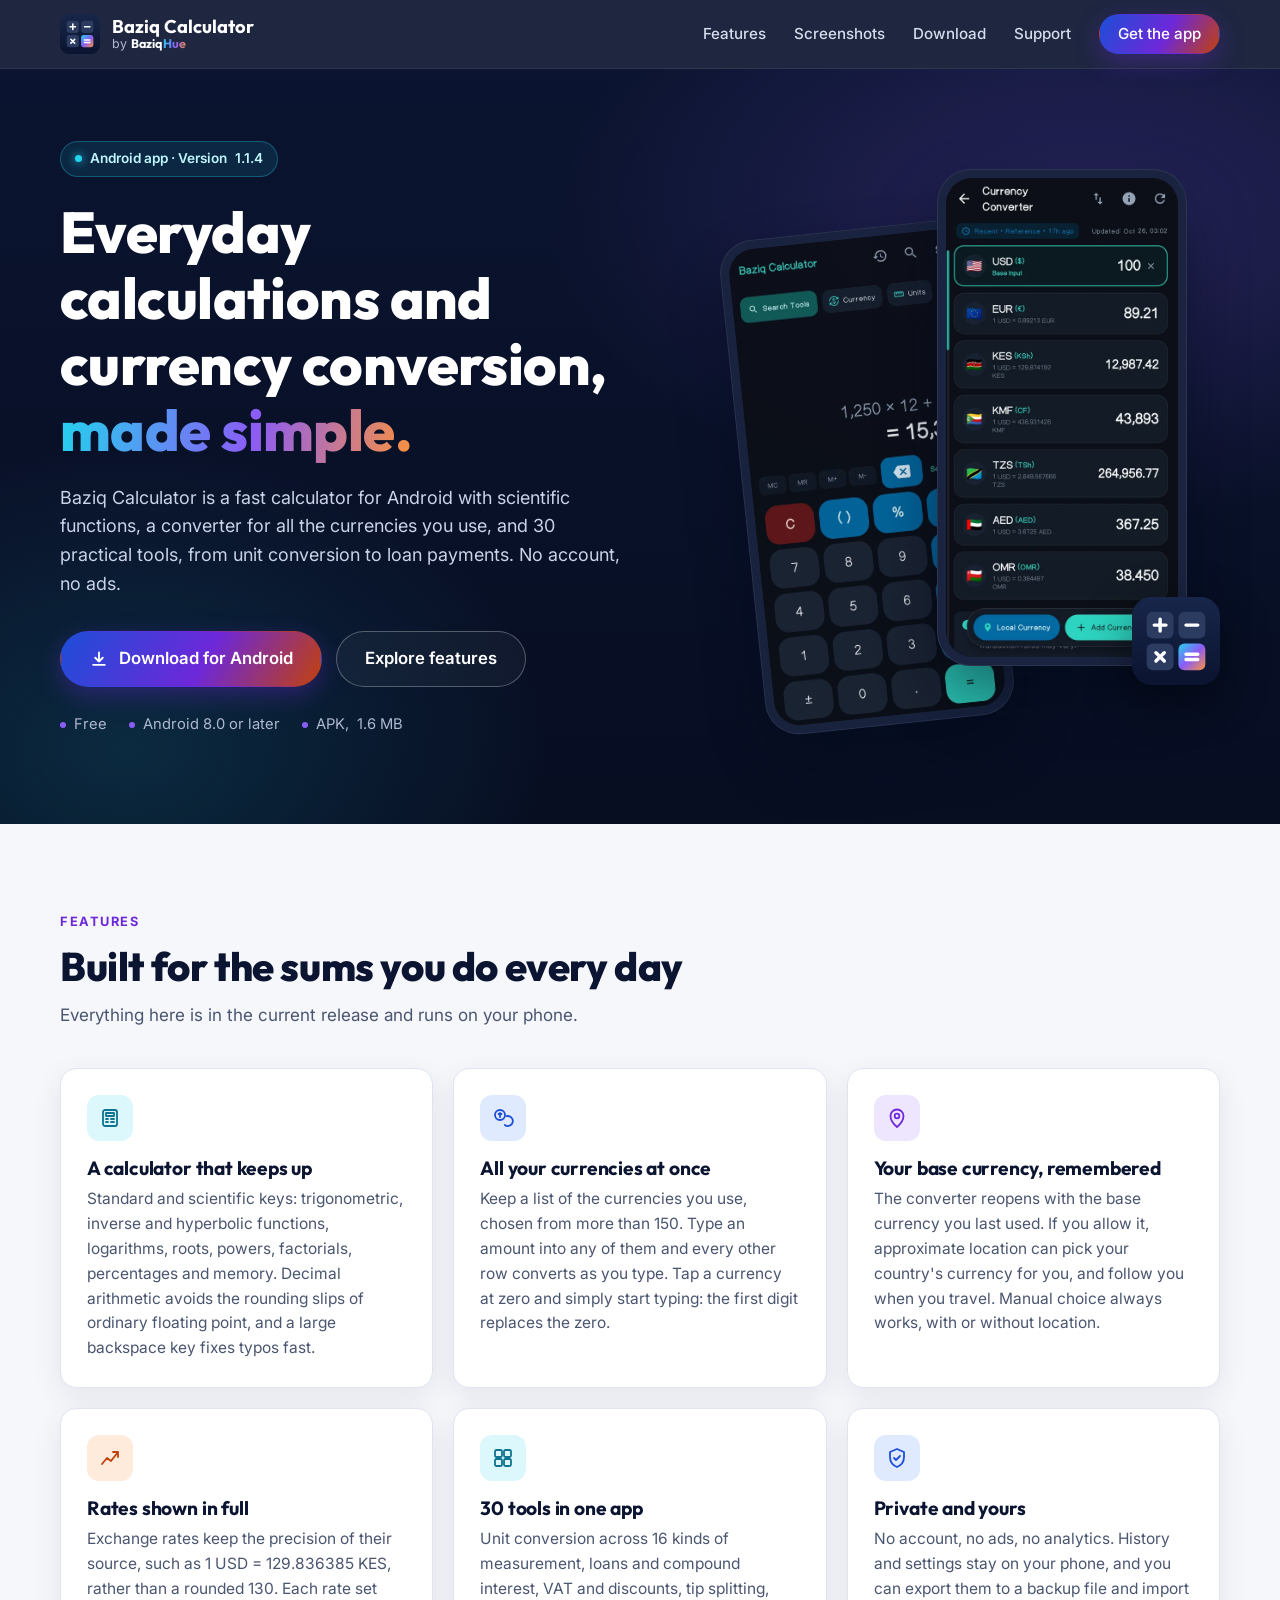
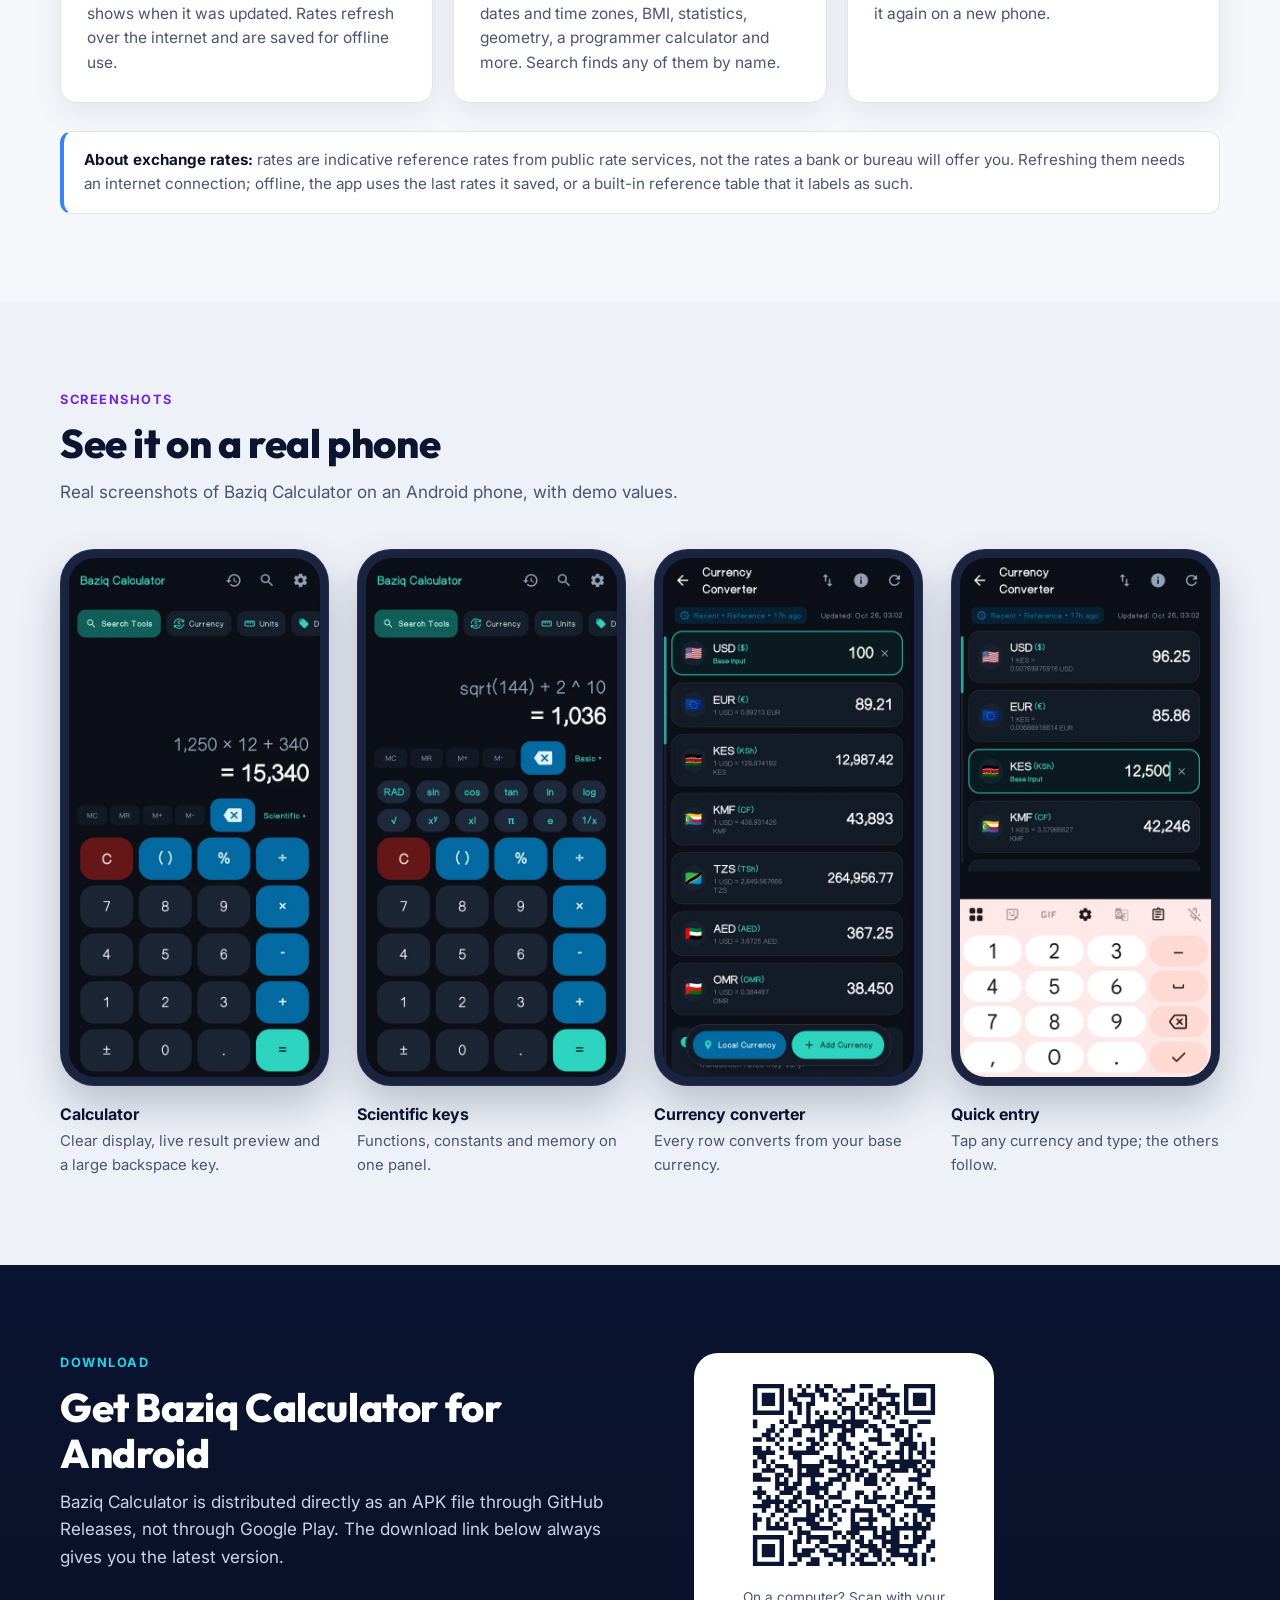
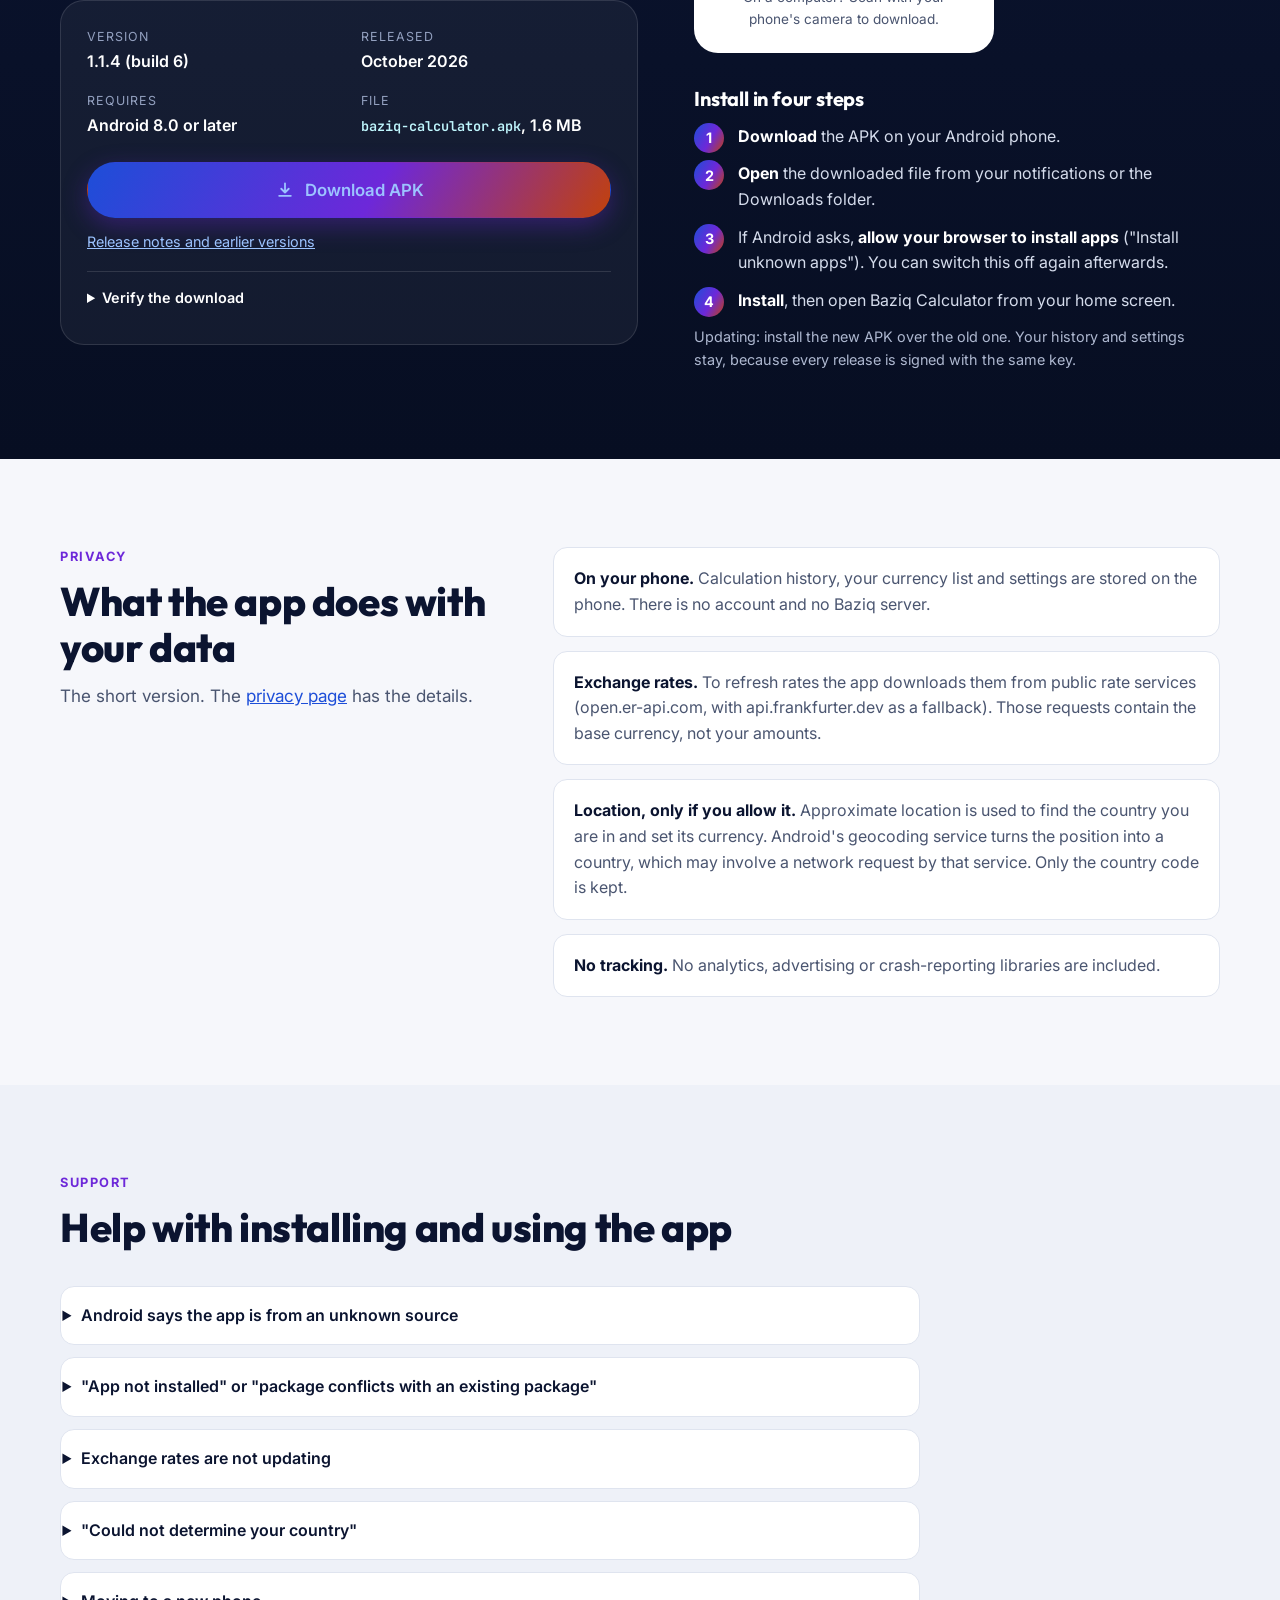
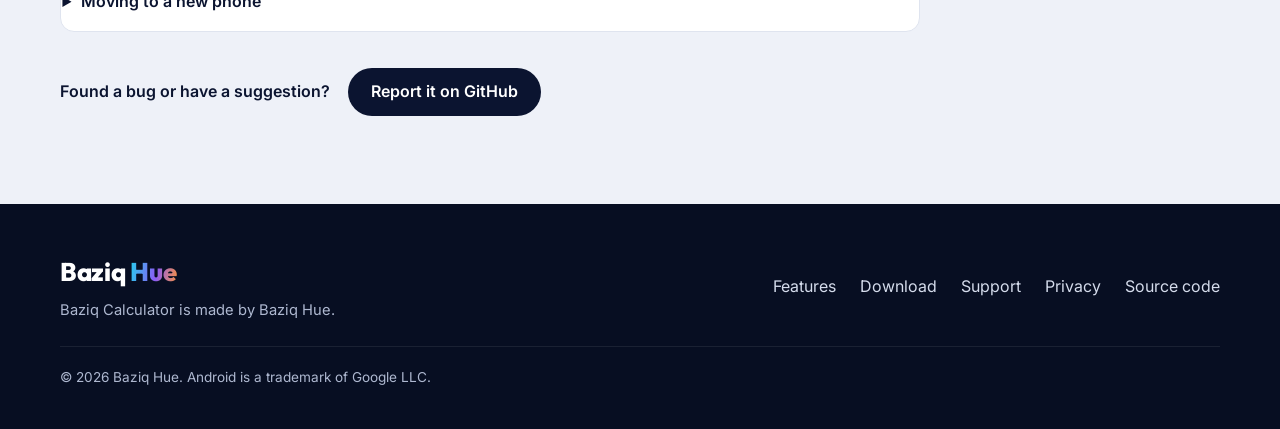
<file: website/index.html>
<!doctype html>
<html lang="en">
<head>
  <meta charset="utf-8">
  <meta name="viewport" content="width=device-width, initial-scale=1">
  <title>Baziq Calculator: calculator and currency converter for Android</title>
  <meta name="description" content="Baziq Calculator by Baziq Hue: an Android calculator with scientific functions, a multi-currency converter that remembers your base currency, and 30 everyday tools. Free APK download.">
  <meta name="theme-color" content="#0B1430">
  <meta property="og:type" content="website">
  <meta property="og:title" content="Baziq Calculator for Android">
  <meta property="og:description" content="Everyday calculations and currency conversion, made simple. By Baziq Hue.">
  <meta property="og:image" content="assets/img/og-image.png">
  <meta name="twitter:card" content="summary_large_image">
  <link rel="icon" href="assets/img/baziq-calculator-icon.svg" type="image/svg+xml">
  <link rel="icon" href="assets/img/favicon-32.png" sizes="32x32" type="image/png">
  <link rel="apple-touch-icon" href="assets/img/apple-touch-icon.png">
  <link rel="preconnect" href="https://fonts.googleapis.com">
  <link rel="preconnect" href="https://fonts.gstatic.com" crossorigin>
  <link href="https://fonts.googleapis.com/css2?family=Inter:wght@400;500;600;700&family=Outfit:wght@600;700;800&family=JetBrains+Mono:wght@500&display=swap" rel="stylesheet">
  <link rel="stylesheet" href="assets/css/site.css">
</head>
<body>
  <a class="skip-link" href="#main">Skip to content</a>

  <header class="site-header">
    <div class="container header-inner">
      <a class="product-id" href="#top" aria-label="Baziq Calculator, by Baziq Hue: back to top">
        <img src="assets/img/baziq-calculator-icon.svg" alt="" width="40" height="40">
        <span class="product-id-text">
          <span class="product-name">Baziq Calculator</span>
          <span class="product-by">by <span class="wordmark">Baziq <span class="wordmark-hue">Hue</span></span></span>
        </span>
      </a>
      <button class="nav-toggle" type="button" aria-expanded="false" aria-controls="site-nav">
        <span class="sr-only">Menu</span>
        <svg viewBox="0 0 24 24" width="24" height="24" aria-hidden="true"><path d="M4 7h16M4 12h16M4 17h16" stroke="currentColor" stroke-width="2" stroke-linecap="round"/></svg>
      </button>
      <nav id="site-nav" class="site-nav" aria-label="Main">
        <a href="#features">Features</a>
        <a href="#screenshots">Screenshots</a>
        <a href="#download">Download</a>
        <a href="#support">Support</a>
        <a class="btn btn-small btn-primary" href="#download">Get the app</a>
      </nav>
    </div>
  </header>

  <main id="main">
    <!-- Hero -->
    <section class="hero" id="top">
      <div class="container hero-grid">
        <div class="hero-copy">
          <p class="eyebrow"><span class="dot" aria-hidden="true"></span>Android app · Version <span data-config="version">1.1.4</span></p>
          <h1>Everyday calculations and currency conversion, <span class="grad-text">made simple.</span></h1>
          <p class="lead">Baziq Calculator is a fast calculator for Android with scientific functions, a converter for all the currencies you use, and 30 practical tools, from unit conversion to loan payments. No account, no ads.</p>
          <div class="hero-actions">
            <a class="btn btn-primary btn-large" data-link="download" href="#download">
              <svg viewBox="0 0 24 24" width="20" height="20" aria-hidden="true"><path d="M12 4v11m0 0l-4.5-4.5M12 15l4.5-4.5M5 19h14" fill="none" stroke="currentColor" stroke-width="2.2" stroke-linecap="round" stroke-linejoin="round"/></svg>
              Download for Android
            </a>
            <a class="btn btn-ghost btn-large" href="#features">Explore features</a>
          </div>
          <ul class="hero-facts" aria-label="At a glance">
            <li>Free</li>
            <li><span data-config="minAndroid">Android 8.0 or later</span></li>
            <li>APK, <span data-config="apkSize">1.6 MB</span></li>
          </ul>
        </div>
        <div class="hero-visual" aria-hidden="true">
          <div class="phone phone-back"><img src="assets/img/screens/calculator.webp" alt="" width="540" height="1116"></div>
          <div class="phone phone-front"><img src="assets/img/screens/currency.webp" alt="" width="540" height="1116"></div>
          <img class="hero-icon" src="assets/img/baziq-calculator-icon.svg" alt="" width="96" height="96">
        </div>
      </div>
    </section>

    <!-- Features -->
    <section class="section" id="features" aria-labelledby="features-title">
      <div class="container">
        <p class="section-kicker">Features</p>
        <h2 id="features-title">Built for the sums you do every day</h2>
        <p class="section-intro">Everything here is in the current release and runs on your phone.</p>

        <div class="feature-grid">
          <article class="feature">
            <div class="feature-icon fi-cyan" aria-hidden="true"><svg viewBox="0 0 24 24"><path d="M7 4h10a2 2 0 012 2v12a2 2 0 01-2 2H7a2 2 0 01-2-2V6a2 2 0 012-2zm1 3h8v3H8zm0 6h2m3 0h3m-8 3h2m3 0h3"/></svg></div>
            <h3>A calculator that keeps up</h3>
            <p>Standard and scientific keys: trigonometric, inverse and hyperbolic functions, logarithms, roots, powers, factorials, percentages and memory. Decimal arithmetic avoids the rounding slips of ordinary floating point, and a large backspace key fixes typos fast.</p>
          </article>
          <article class="feature">
            <div class="feature-icon fi-blue" aria-hidden="true"><svg viewBox="0 0 24 24"><circle cx="9" cy="9" r="5"/><path d="M15.5 10.2A5 5 0 1113.8 19M9 7v4m-1.5-3h3"/></svg></div>
            <h3>All your currencies at once</h3>
            <p>Keep a list of the currencies you use, chosen from more than 150. Type an amount into any of them and every other row converts as you type. Tap a currency at zero and simply start typing: the first digit replaces the zero.</p>
          </article>
          <article class="feature">
            <div class="feature-icon fi-violet" aria-hidden="true"><svg viewBox="0 0 24 24"><path d="M12 21s-6.5-5.6-6.5-11a6.5 6.5 0 0113 0c0 5.4-6.5 11-6.5 11z"/><circle cx="12" cy="10" r="2.3"/></svg></div>
            <h3>Your base currency, remembered</h3>
            <p>The converter reopens with the base currency you last used. If you allow it, approximate location can pick your country's currency for you, and follow you when you travel. Manual choice always works, with or without location.</p>
          </article>
          <article class="feature">
            <div class="feature-icon fi-orange" aria-hidden="true"><svg viewBox="0 0 24 24"><path d="M4 18l5-6 4 3 7-9M15 6h5v5"/></svg></div>
            <h3>Rates shown in full</h3>
            <p>Exchange rates keep the precision of their source, such as 1 USD = 129.836385 KES, rather than a rounded 130. Each rate set shows when it was updated. Rates refresh over the internet and are saved for offline use.</p>
          </article>
          <article class="feature">
            <div class="feature-icon fi-cyan" aria-hidden="true"><svg viewBox="0 0 24 24"><rect x="4" y="4" width="7" height="7" rx="1.5"/><rect x="13" y="4" width="7" height="7" rx="1.5"/><rect x="4" y="13" width="7" height="7" rx="1.5"/><rect x="13" y="13" width="7" height="7" rx="1.5"/></svg></div>
            <h3>30 tools in one app</h3>
            <p>Unit conversion across 16 kinds of measurement, loans and compound interest, VAT and discounts, tip splitting, dates and time zones, BMI, statistics, geometry, a programmer calculator and more. Search finds any of them by name.</p>
          </article>
          <article class="feature">
            <div class="feature-icon fi-blue" aria-hidden="true"><svg viewBox="0 0 24 24"><path d="M12 3l7 3v5c0 4.5-3 8.3-7 10-4-1.7-7-5.5-7-10V6z"/><path d="M9 12l2 2 4-4"/></svg></div>
            <h3>Private and yours</h3>
            <p>No account, no ads, no analytics. History and settings stay on your phone, and you can export them to a backup file and import it again on a new phone.</p>
          </article>
        </div>

        <p class="note"><strong>About exchange rates:</strong> rates are indicative reference rates from public rate services, not the rates a bank or bureau will offer you. Refreshing them needs an internet connection; offline, the app uses the last rates it saved, or a built-in reference table that it labels as such.</p>
      </div>
    </section>

    <!-- Screenshots -->
    <section class="section section-tint" id="screenshots" aria-labelledby="shots-title">
      <div class="container">
        <p class="section-kicker">Screenshots</p>
        <h2 id="shots-title">See it on a real phone</h2>
        <p class="section-intro">Real screenshots of Baziq Calculator on an Android phone, with demo values.</p>
        <div class="shots" role="list">
          <figure class="shot" role="listitem">
            <div class="phone"><img src="assets/img/screens/calculator.webp" alt="Calculator showing 1,250 × 12 + 340 with the result 15,340 above the keypad and the large backspace key" width="540" height="1116" loading="lazy"></div>
            <figcaption><strong>Calculator</strong> Clear display, live result preview and a large backspace key.</figcaption>
          </figure>
          <figure class="shot" role="listitem">
            <div class="phone"><img src="assets/img/screens/scientific.webp" alt="Scientific keys open above the keypad, with √(144) + 2^10 giving 1,036" width="540" height="1116" loading="lazy"></div>
            <figcaption><strong>Scientific keys</strong> Functions, constants and memory on one panel.</figcaption>
          </figure>
          <figure class="shot" role="listitem">
            <div class="phone"><img src="assets/img/screens/currency.webp" alt="Currency converter turning 100 US dollars into euros, Kenyan shillings and four other currencies, each row showing its exchange rate" width="540" height="1116" loading="lazy"></div>
            <figcaption><strong>Currency converter</strong> Every row converts from your base currency.</figcaption>
          </figure>
          <figure class="shot" role="listitem">
            <div class="phone"><img src="assets/img/screens/currency-entry.webp" alt="Typing 12,500 Kenyan shillings with the number keyboard open while the other rows convert" width="540" height="1116" loading="lazy"></div>
            <figcaption><strong>Quick entry</strong> Tap any currency and type; the others follow.</figcaption>
          </figure>
        </div>
      </div>
    </section>

    <!-- Download -->
    <section class="section section-dark" id="download" aria-labelledby="download-title">
      <div class="container download-grid">
        <div>
          <p class="section-kicker">Download</p>
          <h2 id="download-title">Get Baziq Calculator for Android</h2>
          <p class="section-intro">Baziq Calculator is distributed directly as an APK file through GitHub Releases, not through Google Play. The download link below always gives you the latest version.</p>

          <div class="download-card">
            <dl class="release-facts">
              <div><dt>Version</dt><dd><span data-config="version">1.1.4</span> (build <span data-config="versionCode">6</span>)</dd></div>
              <div><dt>Released</dt><dd data-config="releaseDate">October 2026</dd></div>
              <div><dt>Requires</dt><dd data-config="minAndroid">Android 8.0 or later</dd></div>
              <div><dt>File</dt><dd><code data-config="apkFileName">baziq-calculator.apk</code>, <span data-config="apkSize">1.6 MB</span></dd></div>
            </dl>
            <a class="btn btn-primary btn-large btn-block" data-link="download" href="#download">
              <svg viewBox="0 0 24 24" width="20" height="20" aria-hidden="true"><path d="M12 4v11m0 0l-4.5-4.5M12 15l4.5-4.5M5 19h14" fill="none" stroke="currentColor" stroke-width="2.2" stroke-linecap="round" stroke-linejoin="round"/></svg>
              Download APK
            </a>
            <p class="pending-note" data-when-no-repo>Preview: the download link is added when the first GitHub release is published.</p>
            <p class="small" data-when-repo><a data-link="releases" href="#download">Release notes and earlier versions</a></p>
            <details class="verify">
              <summary>Verify the download</summary>
              <p>SHA-256 of the APK:</p>
              <code class="hash" data-sha>Published with the release</code>
              <p>Signing certificate (SHA-256), the same for every official release:</p>
              <code class="hash" data-config="signingCertSha256"></code>
            </details>
          </div>
        </div>

        <div class="install-col">
          <div class="qr" data-qr>
            <img data-src="assets/img/download-qr.svg" alt="" width="200" height="200">
            <div class="qr-placeholder" role="note">
              <svg viewBox="0 0 24 24" width="28" height="28" aria-hidden="true"><path d="M4 4h6v6H4zM14 4h6v6h-6zM4 14h6v6H4zM14 14h2v2h-2zM18 18h2v2h-2zM14 18h2M18 14h2" fill="none" stroke="currentColor" stroke-width="1.6"/></svg>
              <span>Preview placeholder.<br>The QR code is generated from the real download link once the release exists.</span>
            </div>
            <p class="qr-caption">On a computer? Scan with your phone's camera to download.</p>
          </div>

          <h3 class="install-title">Install in four steps</h3>
          <ol class="steps">
            <li><strong>Download</strong> the APK on your Android phone.</li>
            <li><strong>Open</strong> the downloaded file from your notifications or the Downloads folder.</li>
            <li>If Android asks, <strong>allow your browser to install apps</strong> ("Install unknown apps"). You can switch this off again afterwards.</li>
            <li><strong>Install</strong>, then open Baziq Calculator from your home screen.</li>
          </ol>
          <p class="small">Updating: install the new APK over the old one. Your history and settings stay, because every release is signed with the same key.</p>
        </div>
      </div>
    </section>

    <!-- Privacy -->
    <section class="section" id="privacy" aria-labelledby="privacy-title">
      <div class="container privacy-grid">
        <div>
          <p class="section-kicker">Privacy</p>
          <h2 id="privacy-title">What the app does with your data</h2>
          <p class="section-intro">The short version. The <a href="privacy.html">privacy page</a> has the details.</p>
        </div>
        <ul class="privacy-list">
          <li><strong>On your phone.</strong> Calculation history, your currency list and settings are stored on the phone. There is no account and no Baziq server.</li>
          <li><strong>Exchange rates.</strong> To refresh rates the app downloads them from public rate services (open.er-api.com, with api.frankfurter.dev as a fallback). Those requests contain the base currency, not your amounts.</li>
          <li><strong>Location, only if you allow it.</strong> Approximate location is used to find the country you are in and set its currency. Android's geocoding service turns the position into a country, which may involve a network request by that service. Only the country code is kept.</li>
          <li><strong>No tracking.</strong> No analytics, advertising or crash-reporting libraries are included.</li>
        </ul>
      </div>
    </section>

    <!-- Support -->
    <section class="section section-tint" id="support" aria-labelledby="support-title">
      <div class="container">
        <p class="section-kicker">Support</p>
        <h2 id="support-title">Help with installing and using the app</h2>
        <div class="faq">
          <details>
            <summary>Android says the app is from an unknown source</summary>
            <p>Apps installed outside Google Play need your permission. When asked, allow the app you downloaded with (usually your browser) to install apps, then go back and tap Install. Google Play Protect may also ask you to confirm: the app is not on Google Play, so Play Protect does not know it yet.</p>
          </details>
          <details>
            <summary>"App not installed" or "package conflicts with an existing package"</summary>
            <p>Another copy of the app, signed with a different key, is already on the phone. Official releases are all signed with the same key (the fingerprint is under "Verify the download"). If you have an unofficial copy, export a backup in Settings first, then uninstall it and install the official APK.</p>
          </details>
          <details>
            <summary>Exchange rates are not updating</summary>
            <p>Refreshing needs an internet connection. Tap the refresh button in the converter; the "Updated" time shows how recent the rates are. Without a connection the app keeps using the last rates it saved.</p>
          </details>
          <details>
            <summary>"Could not determine your country"</summary>
            <p>Finding the country needs location turned on and the phone's geocoding service, which usually needs internet. You can always choose your base currency by tapping it in the converter.</p>
          </details>
          <details>
            <summary>Moving to a new phone</summary>
            <p>In Settings, use Export backup to save a file with your history, currencies and settings. On the new phone, install the app and use Import backup.</p>
          </details>
        </div>
        <div class="support-cta">
          <p>Found a bug or have a suggestion?</p>
          <a class="btn btn-secondary" data-link="issues" href="#support">Report it on GitHub</a>
          <p class="pending-note" data-when-no-repo>Preview: the GitHub link is added once the repository is public.</p>
        </div>
      </div>
    </section>
  </main>

  <footer class="site-footer">
    <div class="container footer-inner">
      <div class="footer-brand">
        <span class="wordmark wordmark-large">Baziq <span class="wordmark-hue">Hue</span></span>
        <p>Baziq Calculator is made by Baziq Hue.</p>
      </div>
      <nav class="footer-nav" aria-label="Footer">
        <a href="#features">Features</a>
        <a href="#download">Download</a>
        <a href="#support">Support</a>
        <a href="privacy.html">Privacy</a>
        <a data-link="repo" href="#top">Source code</a>
      </nav>
      <p class="footer-legal">© <span data-year>2026</span> Baziq Hue. Android is a trademark of Google LLC.</p>
    </div>
  </footer>

  <script src="assets/js/site-config.js"></script>
  <script src="assets/js/site.js"></script>
</body>
</html>
</file>
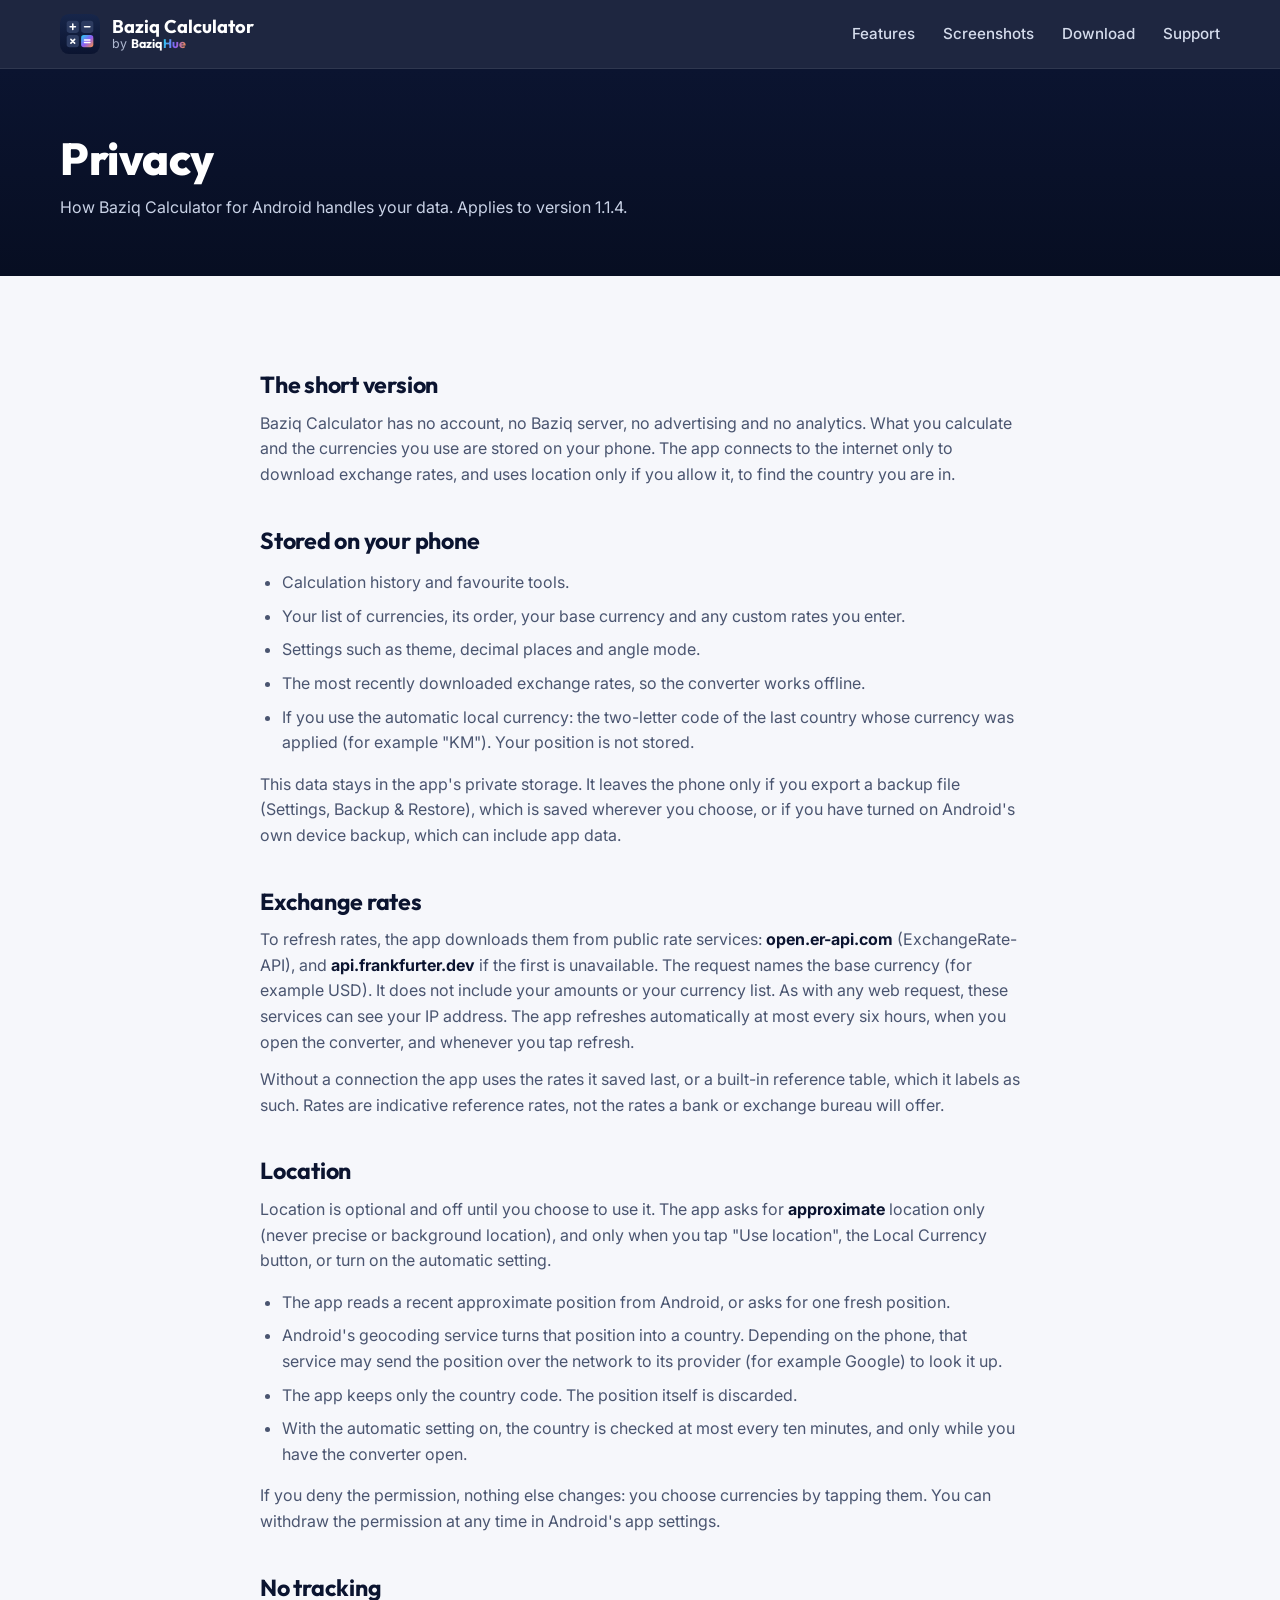
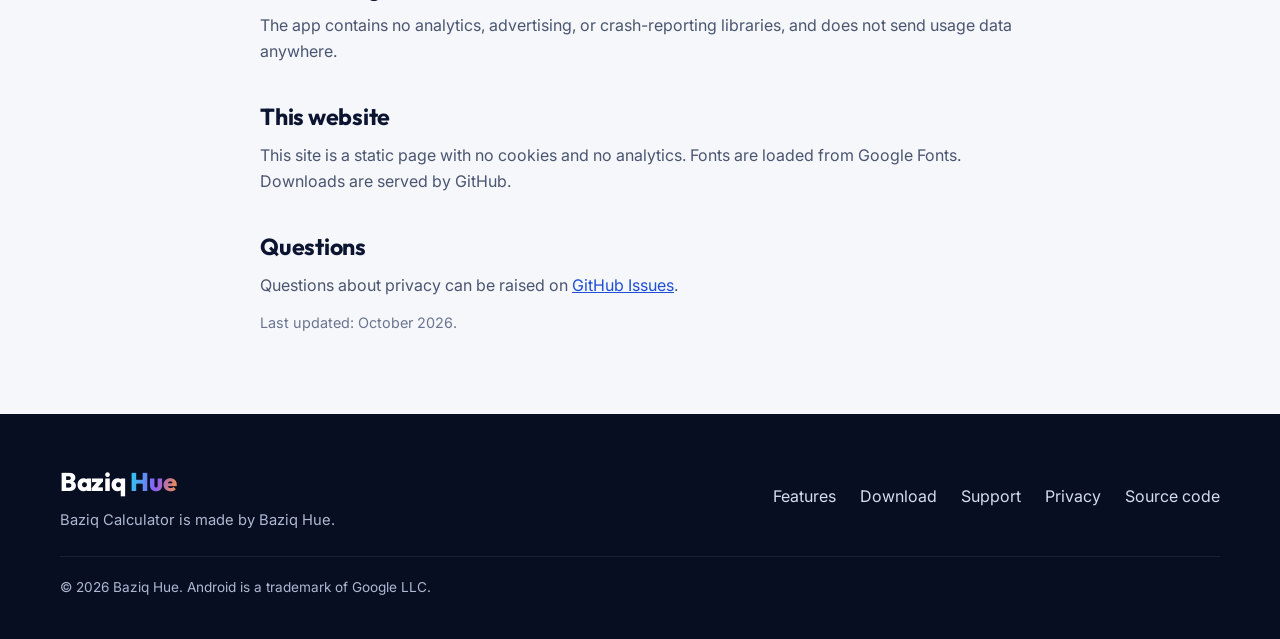
<file: website/privacy.html>
<!doctype html>
<html lang="en">
<head>
  <meta charset="utf-8">
  <meta name="viewport" content="width=device-width, initial-scale=1">
  <title>Privacy: Baziq Calculator</title>
  <meta name="description" content="How Baziq Calculator for Android handles your data: what stays on your phone, which services it contacts, and how location is used.">
  <meta name="theme-color" content="#0B1430">
  <link rel="icon" href="assets/img/baziq-calculator-icon.svg" type="image/svg+xml">
  <link rel="icon" href="assets/img/favicon-32.png" sizes="32x32" type="image/png">
  <link rel="preconnect" href="https://fonts.googleapis.com">
  <link rel="preconnect" href="https://fonts.gstatic.com" crossorigin>
  <link href="https://fonts.googleapis.com/css2?family=Inter:wght@400;500;600;700&family=Outfit:wght@600;700;800&display=swap" rel="stylesheet">
  <link rel="stylesheet" href="assets/css/site.css">
</head>
<body>
  <a class="skip-link" href="#main">Skip to content</a>
  <header class="site-header">
    <div class="container header-inner">
      <a class="product-id" href="index.html" aria-label="Baziq Calculator home">
        <img src="assets/img/baziq-calculator-icon.svg" alt="" width="40" height="40">
        <span class="product-id-text">
          <span class="product-name">Baziq Calculator</span>
          <span class="product-by">by <span class="wordmark">Baziq <span class="wordmark-hue">Hue</span></span></span>
        </span>
      </a>
      <button class="nav-toggle" type="button" aria-expanded="false" aria-controls="site-nav">
        <span class="sr-only">Menu</span>
        <svg viewBox="0 0 24 24" width="24" height="24" aria-hidden="true"><path d="M4 7h16M4 12h16M4 17h16" stroke="currentColor" stroke-width="2" stroke-linecap="round"/></svg>
      </button>
      <nav id="site-nav" class="site-nav" aria-label="Main">
        <a href="index.html#features">Features</a>
        <a href="index.html#screenshots">Screenshots</a>
        <a href="index.html#download">Download</a>
        <a href="index.html#support">Support</a>
      </nav>
    </div>
  </header>

  <main id="main">
    <section class="page-hero">
      <div class="container">
        <h1>Privacy</h1>
        <p>How Baziq Calculator for Android handles your data. Applies to version <span data-config="version">1.1.4</span>.</p>
      </div>
    </section>

    <div class="container prose">
      <h2>The short version</h2>
      <p>Baziq Calculator has no account, no Baziq server, no advertising and no analytics. What you calculate and the currencies you use are stored on your phone. The app connects to the internet only to download exchange rates, and uses location only if you allow it, to find the country you are in.</p>

      <h2>Stored on your phone</h2>
      <ul>
        <li>Calculation history and favourite tools.</li>
        <li>Your list of currencies, its order, your base currency and any custom rates you enter.</li>
        <li>Settings such as theme, decimal places and angle mode.</li>
        <li>The most recently downloaded exchange rates, so the converter works offline.</li>
        <li>If you use the automatic local currency: the two-letter code of the last country whose currency was applied (for example "KM"). Your position is not stored.</li>
      </ul>
      <p>This data stays in the app's private storage. It leaves the phone only if you export a backup file (Settings, Backup &amp; Restore), which is saved wherever you choose, or if you have turned on Android's own device backup, which can include app data.</p>

      <h2>Exchange rates</h2>
      <p>To refresh rates, the app downloads them from public rate services: <strong>open.er-api.com</strong> (ExchangeRate-API), and <strong>api.frankfurter.dev</strong> if the first is unavailable. The request names the base currency (for example USD). It does not include your amounts or your currency list. As with any web request, these services can see your IP address. The app refreshes automatically at most every six hours, when you open the converter, and whenever you tap refresh.</p>
      <p>Without a connection the app uses the rates it saved last, or a built-in reference table, which it labels as such. Rates are indicative reference rates, not the rates a bank or exchange bureau will offer.</p>

      <h2>Location</h2>
      <p>Location is optional and off until you choose to use it. The app asks for <strong>approximate</strong> location only (never precise or background location), and only when you tap "Use location", the Local Currency button, or turn on the automatic setting.</p>
      <ul>
        <li>The app reads a recent approximate position from Android, or asks for one fresh position.</li>
        <li>Android's geocoding service turns that position into a country. Depending on the phone, that service may send the position over the network to its provider (for example Google) to look it up.</li>
        <li>The app keeps only the country code. The position itself is discarded.</li>
        <li>With the automatic setting on, the country is checked at most every ten minutes, and only while you have the converter open.</li>
      </ul>
      <p>If you deny the permission, nothing else changes: you choose currencies by tapping them. You can withdraw the permission at any time in Android's app settings.</p>

      <h2>No tracking</h2>
      <p>The app contains no analytics, advertising, or crash-reporting libraries, and does not send usage data anywhere.</p>

      <h2>This website</h2>
      <p>This site is a static page with no cookies and no analytics. Fonts are loaded from Google Fonts. Downloads are served by GitHub.</p>

      <h2>Questions</h2>
      <p data-when-repo>Questions about privacy can be raised on <a data-link="issues" href="index.html#support">GitHub Issues</a>.</p>
      <p data-when-no-repo>See the <a href="index.html#support">Support</a> section.</p>

      <p class="small" style="color: var(--ink-faint);">Last updated: <span data-config="releaseDate">October 2026</span>.</p>
    </div>
  </main>

  <footer class="site-footer">
    <div class="container footer-inner">
      <div class="footer-brand">
        <span class="wordmark wordmark-large">Baziq <span class="wordmark-hue">Hue</span></span>
        <p>Baziq Calculator is made by Baziq Hue.</p>
      </div>
      <nav class="footer-nav" aria-label="Footer">
        <a href="index.html#features">Features</a>
        <a href="index.html#download">Download</a>
        <a href="index.html#support">Support</a>
        <a href="privacy.html" aria-current="page">Privacy</a>
        <a data-link="repo" href="index.html">Source code</a>
      </nav>
      <p class="footer-legal">© <span data-year>2026</span> Baziq Hue. Android is a trademark of Google LLC.</p>
    </div>
  </footer>
  <script src="assets/js/site-config.js"></script>
  <script src="assets/js/site.js"></script>
</body>
</html>
</file>
<file: website/assets/css/site.css>
/* Baziq Calculator website. Palette taken from the app icon: deep navy, soft neutrals, and the
   cyan / violet / orange of its equals key, used sparingly for the main actions. */
:root {
  --navy-950: #070E22;
  --navy-900: #0B1430;
  --navy-800: #17264A;
  --navy-700: #2C3B60;
  --ink: #0B1430;
  --ink-soft: #4A5570;
  --ink-faint: #6B7590;
  --bg: #F6F7FB;
  --bg-tint: #EEF1F8;
  --surface: #FFFFFF;
  --line: #DFE4EF;
  --cyan: #22D3EE;
  --blue: #3B82F6;
  --violet: #8B5CF6;
  --orange: #FB923C;
  --link: #1D4ED8;
  /* Darker stops keep white button text above 5:1 contrast */
  --grad-action: linear-gradient(120deg, #1D4ED8 0%, #6D28D9 55%, #C2410C 100%);
  --grad-text: linear-gradient(100deg, #22D3EE 0%, #8B5CF6 55%, #FB923C 100%);
  --radius: 16px;
  --radius-lg: 24px;
  --shadow: 0 10px 30px rgba(11, 20, 48, 0.08);
  --shadow-phone: 0 30px 60px rgba(3, 8, 24, 0.45);
  --font-body: "Inter", system-ui, -apple-system, "Segoe UI", Roboto, sans-serif;
  --font-display: "Outfit", "Inter", system-ui, sans-serif;
  --font-mono: "JetBrains Mono", ui-monospace, Consolas, monospace;
}

*, *::before, *::after { box-sizing: border-box; }
html { scroll-behavior: smooth; scroll-padding-top: 80px; -webkit-text-size-adjust: 100%; }
@media (prefers-reduced-motion: reduce) { html { scroll-behavior: auto; } }
body {
  margin: 0;
  font-family: var(--font-body);
  font-size: 16px;
  line-height: 1.6;
  color: var(--ink);
  background: var(--bg);
  -webkit-font-smoothing: antialiased;
}
img { max-width: 100%; height: auto; display: block; }
a { color: var(--link); }
h1, h2, h3 { font-family: var(--font-display); line-height: 1.15; margin: 0; letter-spacing: -0.01em; }
p { margin: 0; }
code { font-family: var(--font-mono); font-size: 0.85em; }

.container { width: min(1160px, 100% - 32px); margin-inline: auto; }
.sr-only { position: absolute; width: 1px; height: 1px; overflow: hidden; clip: rect(0 0 0 0); white-space: nowrap; }
.skip-link { position: absolute; left: 16px; top: -60px; z-index: 100; background: #fff; color: var(--ink); padding: 10px 16px; border-radius: 10px; font-weight: 600; }
.skip-link:focus { top: 12px; }
:focus-visible { outline: 3px solid var(--cyan); outline-offset: 3px; border-radius: 6px; }

/* Wordmark: "Baziq" plain, "Hue" in the brand gradient */
.wordmark { font-family: var(--font-display); font-weight: 800; letter-spacing: -0.01em; white-space: nowrap; }
.wordmark-hue { background: var(--grad-text); -webkit-background-clip: text; background-clip: text; color: transparent; }
.wordmark-large { font-size: 1.6rem; }

/* Header */
.site-header {
  position: sticky; top: 0; z-index: 50;
  background: rgba(11, 20, 48, 0.92);
  backdrop-filter: saturate(1.4) blur(12px);
  -webkit-backdrop-filter: saturate(1.4) blur(12px);
  border-bottom: 1px solid rgba(255, 255, 255, 0.08);
}
.header-inner { display: flex; align-items: center; justify-content: space-between; gap: 16px; min-height: 68px; }
.product-id { display: flex; align-items: center; gap: 12px; text-decoration: none; color: #fff; }
.product-id img { width: 40px; height: 40px; }
.product-id-text { display: flex; flex-direction: column; line-height: 1.15; }
.product-name { font-family: var(--font-display); font-weight: 700; font-size: 1.15rem; }
.product-by { font-size: 0.78rem; color: #AEB8D0; }
.product-by .wordmark { font-weight: 700; color: #fff; }
.site-nav { display: flex; align-items: center; gap: 28px; }
.site-nav a { color: #D5DCEC; text-decoration: none; font-weight: 500; font-size: 0.95rem; }
.site-nav a:hover { color: #fff; }
.site-nav a.btn { color: #fff; }
.nav-toggle { display: none; background: none; border: 0; color: #fff; padding: 10px; margin-right: -10px; cursor: pointer; min-width: 44px; min-height: 44px; }

/* Buttons */
.btn {
  display: inline-flex; align-items: center; justify-content: center; gap: 10px;
  min-height: 48px; padding: 0 22px; border-radius: 999px;
  font-weight: 600; font-size: 1rem; text-decoration: none; cursor: pointer;
  border: 1px solid transparent; transition: transform .15s ease, box-shadow .15s ease, background-color .15s ease;
}
.btn:hover { transform: translateY(-1px); }
.btn-primary { background: var(--grad-action); color: #fff; box-shadow: 0 8px 24px rgba(109, 40, 217, 0.35); }
.btn-primary:hover { box-shadow: 0 12px 30px rgba(109, 40, 217, 0.45); }
.btn-ghost { color: #fff; border-color: rgba(255, 255, 255, 0.28); background: rgba(255, 255, 255, 0.04); }
.btn-ghost:hover { background: rgba(255, 255, 255, 0.1); }
.btn-secondary { background: var(--navy-900); color: #fff; }
.btn-large { min-height: 56px; padding: 0 28px; font-size: 1.05rem; }
.btn-small { min-height: 40px; padding: 0 18px; font-size: 0.92rem; }
.btn-block { width: 100%; }
.btn.is-pending { opacity: 0.55; cursor: not-allowed; box-shadow: none; transform: none; }
@media (prefers-reduced-motion: reduce) { .btn, .btn:hover { transition: none; transform: none; } }

/* Hero */
.hero {
  position: relative; overflow: hidden; color: #fff;
  background:
    radial-gradient(900px 500px at 85% 20%, rgba(139, 92, 246, 0.22), transparent 60%),
    radial-gradient(700px 500px at 10% 90%, rgba(34, 211, 238, 0.14), transparent 60%),
    linear-gradient(180deg, var(--navy-900), var(--navy-950));
}
.hero-grid { display: grid; grid-template-columns: 1.05fr 1fr; gap: 48px; align-items: center; padding: 72px 0 88px; }
.eyebrow {
  display: inline-flex; align-items: center; gap: 8px;
  font-size: 0.85rem; font-weight: 600; color: #BFF6FD;
  background: rgba(34, 211, 238, 0.1); border: 1px solid rgba(34, 211, 238, 0.3);
  padding: 6px 14px; border-radius: 999px; margin-bottom: 22px;
}
.eyebrow .dot { width: 7px; height: 7px; border-radius: 50%; background: var(--cyan); box-shadow: 0 0 10px var(--cyan); }
.hero h1 { font-size: clamp(2.2rem, 4.6vw, 3.6rem); font-weight: 800; }
.grad-text { background: var(--grad-text); -webkit-background-clip: text; background-clip: text; color: transparent; }
.lead { margin-top: 20px; font-size: 1.125rem; color: #C9D2E6; max-width: 34em; }
.hero-actions { display: flex; flex-wrap: wrap; gap: 14px; margin-top: 32px; }
.hero-facts { display: flex; flex-wrap: wrap; gap: 8px 22px; list-style: none; padding: 0; margin: 26px 0 0; color: #AEB8D0; font-size: 0.92rem; }
.hero-facts li { display: flex; align-items: center; gap: 8px; }
.hero-facts li::before { content: ""; width: 6px; height: 6px; border-radius: 50%; background: var(--violet); }

.hero-visual { position: relative; height: 560px; }
.phone {
  border-radius: 34px; padding: 9px; background: #1A2440;
  box-shadow: var(--shadow-phone), inset 0 0 0 1px rgba(255, 255, 255, 0.08);
}
.phone img { border-radius: 26px; width: 100%; }
.hero-visual .phone { position: absolute; width: 250px; }
.phone-front { right: 6%; top: 10px; z-index: 2; }
.phone-back { right: 42%; top: 70px; transform: rotate(-6deg); opacity: 0.92; }
.hero-icon { position: absolute; right: 0; bottom: 34px; width: 88px; height: 88px; z-index: 3; filter: drop-shadow(0 14px 24px rgba(0, 0, 0, 0.45)); }

/* Sections */
.section { padding: 88px 0; }
.section-tint { background: var(--bg-tint); }
.section-dark { background: linear-gradient(180deg, var(--navy-900), var(--navy-950)); color: #fff; }
.section-kicker { font-size: 0.8rem; font-weight: 700; letter-spacing: 0.12em; text-transform: uppercase; color: #6D28D9; margin-bottom: 10px; }
.section-dark .section-kicker { color: var(--cyan); }
.section h2 { font-size: clamp(1.8rem, 3.4vw, 2.5rem); font-weight: 800; }
.section-intro { margin-top: 12px; color: var(--ink-soft); font-size: 1.07rem; max-width: 40em; }
.section-dark .section-intro { color: #C9D2E6; }

.feature-grid { display: grid; grid-template-columns: repeat(3, 1fr); gap: 20px; margin-top: 40px; }
.feature { background: var(--surface); border: 1px solid var(--line); border-radius: var(--radius); padding: 26px; box-shadow: var(--shadow); }
.feature h3 { font-size: 1.2rem; font-weight: 700; margin: 16px 0 8px; }
.feature p { color: var(--ink-soft); font-size: 0.97rem; }
.feature-icon { width: 46px; height: 46px; border-radius: 12px; display: grid; place-items: center; }
.feature-icon svg { width: 24px; height: 24px; fill: none; stroke: currentColor; stroke-width: 1.8; stroke-linecap: round; stroke-linejoin: round; }
.fi-cyan { background: #DDF8FC; color: #0E7490; }
.fi-blue { background: #E0EAFF; color: #1D4ED8; }
.fi-violet { background: #EEE6FF; color: #6D28D9; }
.fi-orange { background: #FFEBDC; color: #C2410C; }
.note { margin-top: 28px; padding: 16px 20px; border-radius: 12px; background: var(--surface); border: 1px solid var(--line); border-left: 4px solid var(--blue); color: var(--ink-soft); font-size: 0.95rem; }
.note strong { color: var(--ink); }

/* Screenshots */
.shots { display: grid; grid-template-columns: repeat(4, 1fr); gap: 28px; margin-top: 44px; }
.shot { margin: 0; }
.shot .phone { box-shadow: 0 20px 40px rgba(11, 20, 48, 0.22), inset 0 0 0 1px rgba(255, 255, 255, 0.06); }
.shot figcaption { margin-top: 16px; font-size: 0.93rem; color: var(--ink-soft); }
.shot figcaption strong { display: block; color: var(--ink); font-size: 1rem; margin-bottom: 2px; }

/* Download */
.download-grid { display: grid; grid-template-columns: 1.1fr 1fr; gap: 56px; align-items: start; }
.download-card { margin-top: 30px; background: rgba(255, 255, 255, 0.05); border: 1px solid rgba(255, 255, 255, 0.12); border-radius: var(--radius-lg); padding: 26px; }
.release-facts { display: grid; grid-template-columns: 1fr 1fr; gap: 16px 24px; margin: 0 0 24px; }
.release-facts dt { font-size: 0.78rem; text-transform: uppercase; letter-spacing: 0.08em; color: #93A0BF; }
.release-facts dd { margin: 2px 0 0; font-weight: 600; }
.release-facts code { color: #BFF6FD; }
.pending-note { margin-top: 12px; font-size: 0.88rem; color: #FDBA74; }
.section:not(.section-dark) .pending-note { color: #9A3412; }
.small { margin-top: 12px; font-size: 0.9rem; color: #AEB8D0; }
.section-dark a { color: #9CC3FF; }
.verify { margin-top: 18px; border-top: 1px solid rgba(255, 255, 255, 0.12); padding-top: 14px; font-size: 0.9rem; color: #C9D2E6; }
.verify summary { cursor: pointer; font-weight: 600; color: #fff; min-height: 32px; }
.verify p { margin-top: 10px; }
.hash { display: block; margin-top: 4px; padding: 10px 12px; border-radius: 8px; background: rgba(0, 0, 0, 0.3); color: #BFF6FD; word-break: break-all; font-size: 0.8rem; }

.qr { background: #fff; color: var(--ink); border-radius: var(--radius-lg); padding: 22px; display: grid; justify-items: center; gap: 12px; max-width: 300px; }
.qr img { width: 200px; height: 200px; display: none; }
.qr.is-ready img { display: block; }
.qr.is-ready .qr-placeholder { display: none; }
.qr-placeholder {
  width: 200px; height: 200px; border-radius: 14px; border: 2px dashed #B8C1D6; background: var(--bg-tint);
  display: grid; place-items: center; align-content: center; gap: 10px; text-align: center; padding: 16px; font-size: 0.82rem; color: var(--ink-soft);
}
.qr-caption { font-size: 0.85rem; color: var(--ink-soft); text-align: center; }
.install-title { font-size: 1.25rem; margin-top: 34px; }
.steps { margin: 14px 0 0; padding-left: 0; list-style: none; counter-reset: step; display: grid; gap: 12px; }
.steps li { counter-increment: step; position: relative; padding-left: 44px; color: #D5DCEC; }
.steps li::before {
  content: counter(step); position: absolute; left: 0; top: -1px; width: 30px; height: 30px; border-radius: 50%;
  display: grid; place-items: center; font-weight: 700; font-size: 0.9rem; color: #fff; background: var(--grad-action);
}
.steps strong { color: #fff; }

/* Privacy */
.privacy-grid { display: grid; grid-template-columns: 0.8fr 1.2fr; gap: 48px; align-items: start; }
.privacy-list { list-style: none; margin: 0; padding: 0; display: grid; gap: 14px; }
.privacy-list li { background: var(--surface); border: 1px solid var(--line); border-radius: 14px; padding: 18px 20px; color: var(--ink-soft); }
.privacy-list strong { color: var(--ink); }

/* Support */
.faq { margin-top: 36px; display: grid; gap: 12px; max-width: 860px; }
.faq details { background: var(--surface); border: 1px solid var(--line); border-radius: 14px; padding: 0 20px; }
.faq summary { cursor: pointer; font-weight: 600; padding: 16px 0; list-style-position: outside; min-height: 48px; }
.faq details p { padding-bottom: 18px; color: var(--ink-soft); }
.support-cta { margin-top: 36px; display: flex; flex-wrap: wrap; align-items: center; gap: 12px 18px; }
.support-cta > p:first-child { font-weight: 600; }
.support-cta .pending-note { flex-basis: 100%; margin: 0; }

/* Footer */
.site-footer { background: var(--navy-950); color: #AEB8D0; padding: 48px 0 40px; }
.footer-inner { display: grid; grid-template-columns: 1fr auto; gap: 24px 48px; align-items: center; }
.footer-brand .wordmark { color: #fff; }
.footer-brand p { margin-top: 6px; font-size: 0.92rem; }
.footer-nav { display: flex; flex-wrap: wrap; gap: 8px 24px; }
.footer-nav a { color: #D5DCEC; text-decoration: none; }
.footer-nav a:hover { color: #fff; text-decoration: underline; }
.footer-nav a.is-pending { display: none; }
.footer-legal { grid-column: 1 / -1; font-size: 0.85rem; border-top: 1px solid rgba(255, 255, 255, 0.08); padding-top: 20px; }

/* Privacy page */
.page-hero { background: linear-gradient(180deg, var(--navy-900), var(--navy-950)); color: #fff; padding: 64px 0 56px; }
.page-hero h1 { font-size: clamp(2rem, 4vw, 2.8rem); font-weight: 800; }
.page-hero p { margin-top: 10px; color: #C9D2E6; }
.prose { max-width: 760px; padding: 56px 0 80px; }
.prose h2 { font-size: 1.45rem; margin: 40px 0 12px; }
.prose p, .prose li { color: var(--ink-soft); }
.prose p + p { margin-top: 12px; }
.prose ul { padding-left: 22px; display: grid; gap: 8px; }
.prose strong { color: var(--ink); }

/* Responsive */
@media (max-width: 1000px) {
  .feature-grid { grid-template-columns: repeat(2, 1fr); }
  .shots { grid-template-columns: repeat(2, 1fr); max-width: 640px; margin-inline: auto; }
  .hero-grid { grid-template-columns: 1fr; padding: 56px 0 64px; }
  .hero-visual { height: 470px; max-width: 520px; width: 100%; margin-inline: auto; }
  .hero-visual .phone { width: 210px; }
  .download-grid, .privacy-grid { grid-template-columns: 1fr; gap: 40px; }
}
@media (max-width: 760px) {
  .nav-toggle { display: inline-flex; align-items: center; justify-content: center; }
  .site-nav {
    position: absolute; top: 100%; left: 0; right: 0; display: none; flex-direction: column; align-items: stretch; gap: 0;
    background: var(--navy-900); border-bottom: 1px solid rgba(255, 255, 255, 0.1); padding: 8px 16px 18px;
  }
  .site-nav.is-open { display: flex; }
  .site-nav a { padding: 14px 4px; border-bottom: 1px solid rgba(255, 255, 255, 0.06); font-size: 1rem; }
  .site-nav a.btn { margin-top: 14px; border-bottom: 0; }
  .section { padding: 64px 0; }
  .feature-grid { grid-template-columns: 1fr; }
  .hero-actions .btn { width: 100%; }
  .hero-visual { height: 400px; }
  .hero-visual .phone { width: 172px; }
  .phone-front { right: 4%; }
  .phone-back { right: 40%; }
  .hero-icon { width: 64px; height: 64px; bottom: 20px; }
  .release-facts { grid-template-columns: 1fr; }
  .footer-inner { grid-template-columns: 1fr; }
  .qr { max-width: none; }
}
@media (max-width: 420px) {
  .shots { grid-template-columns: 1fr; max-width: 300px; }
  .product-by { display: none; }
}
</file>
